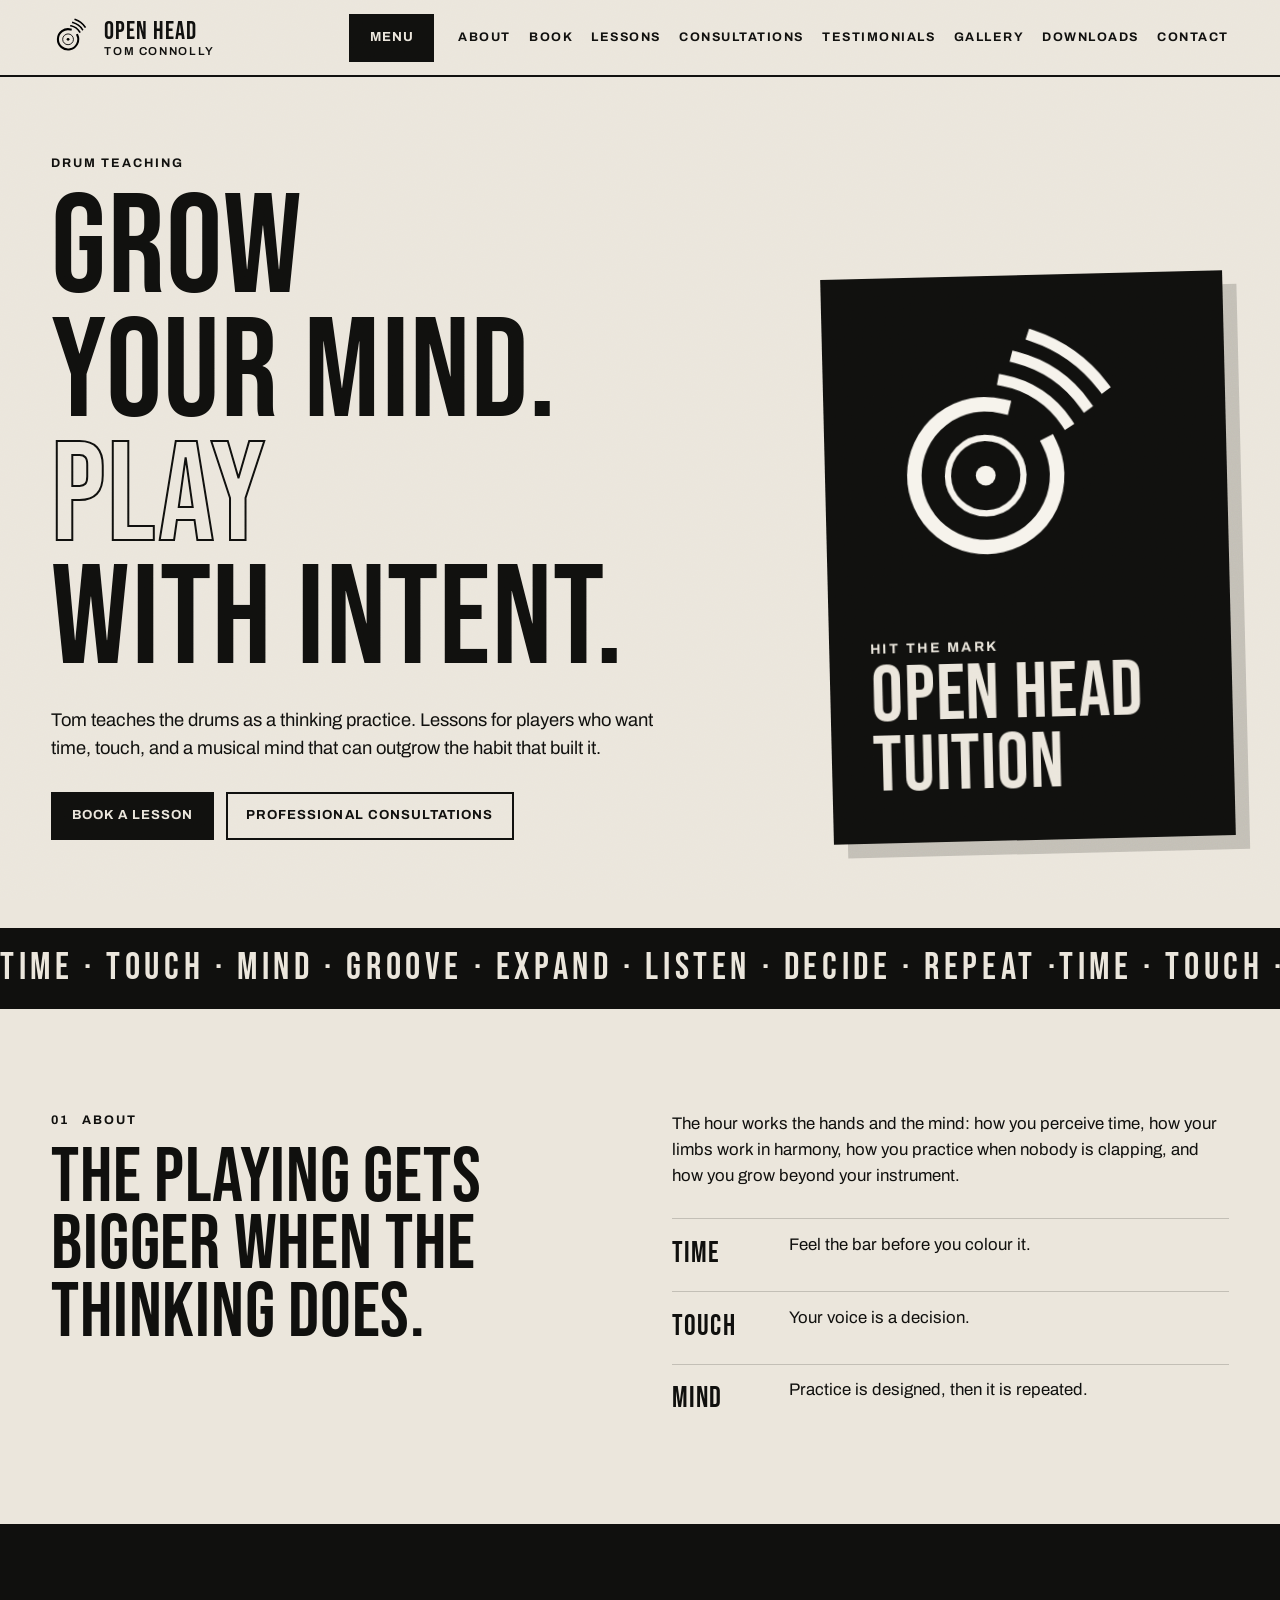
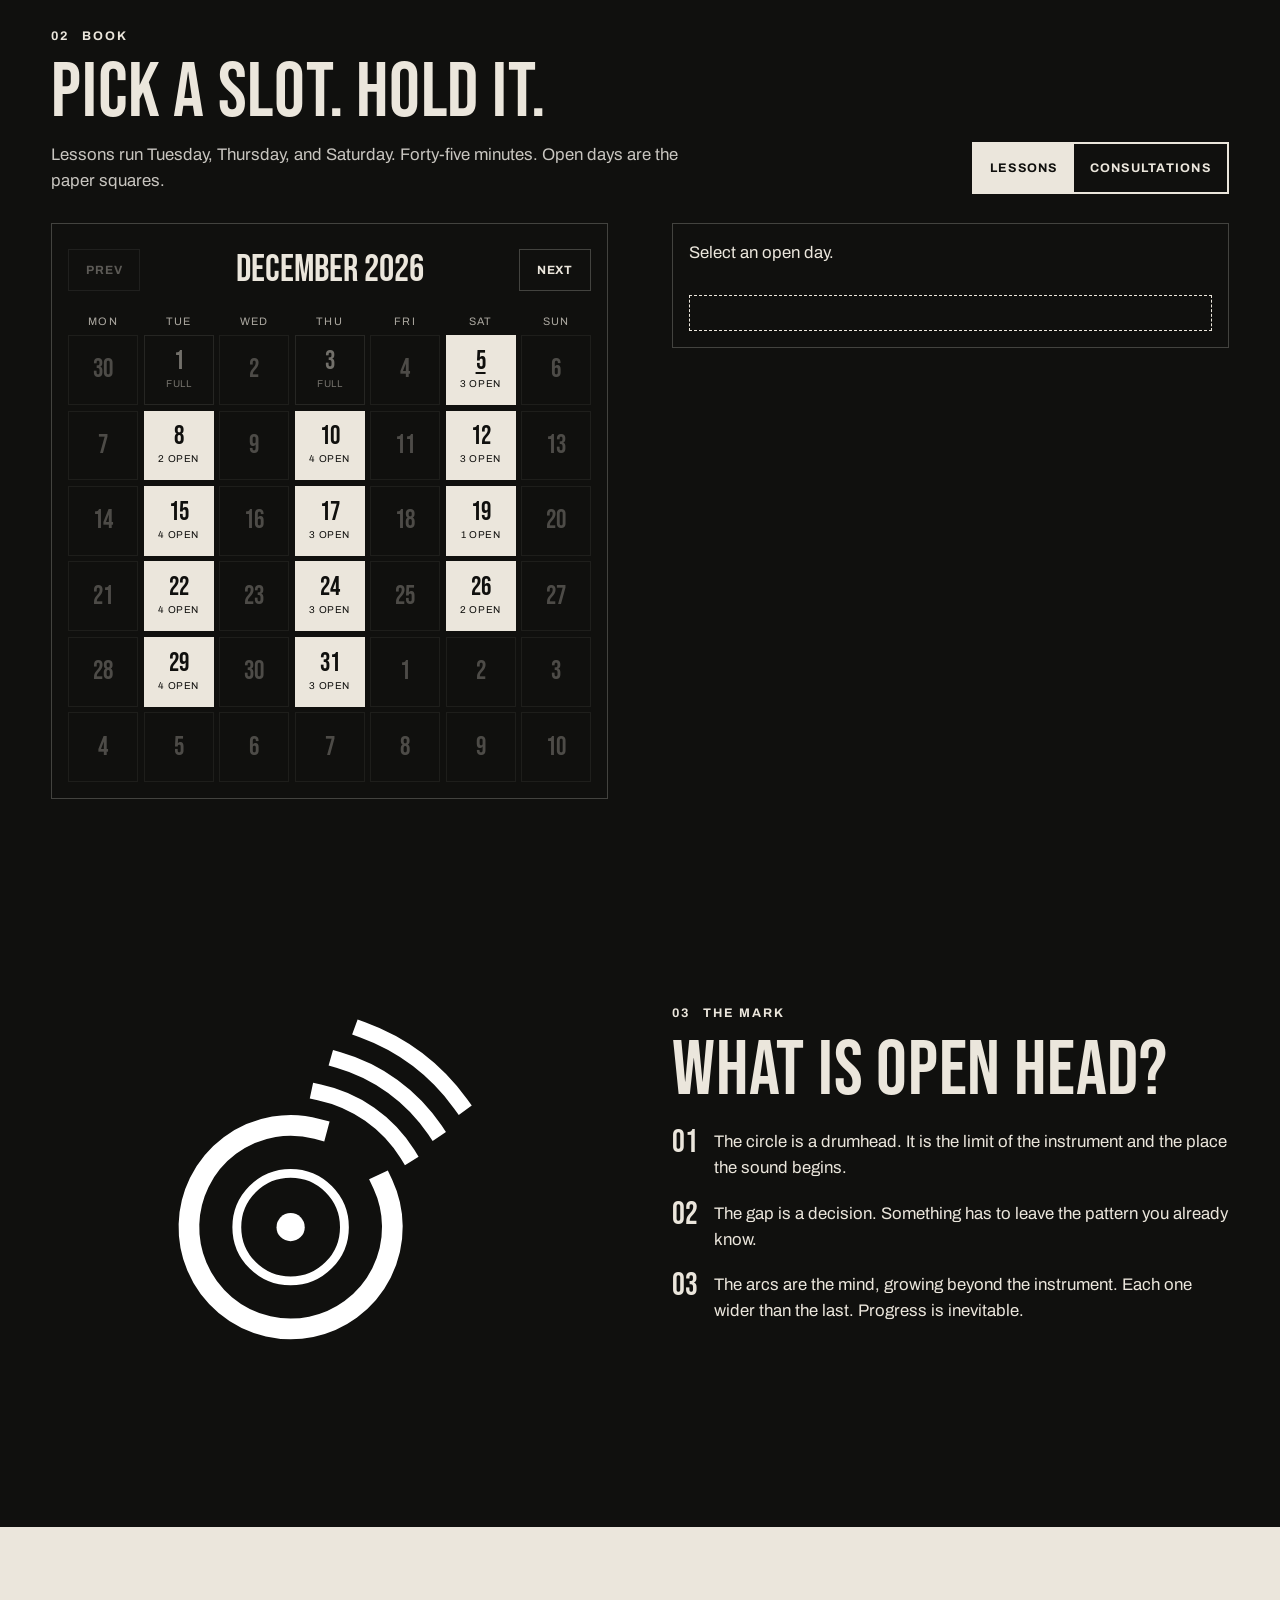
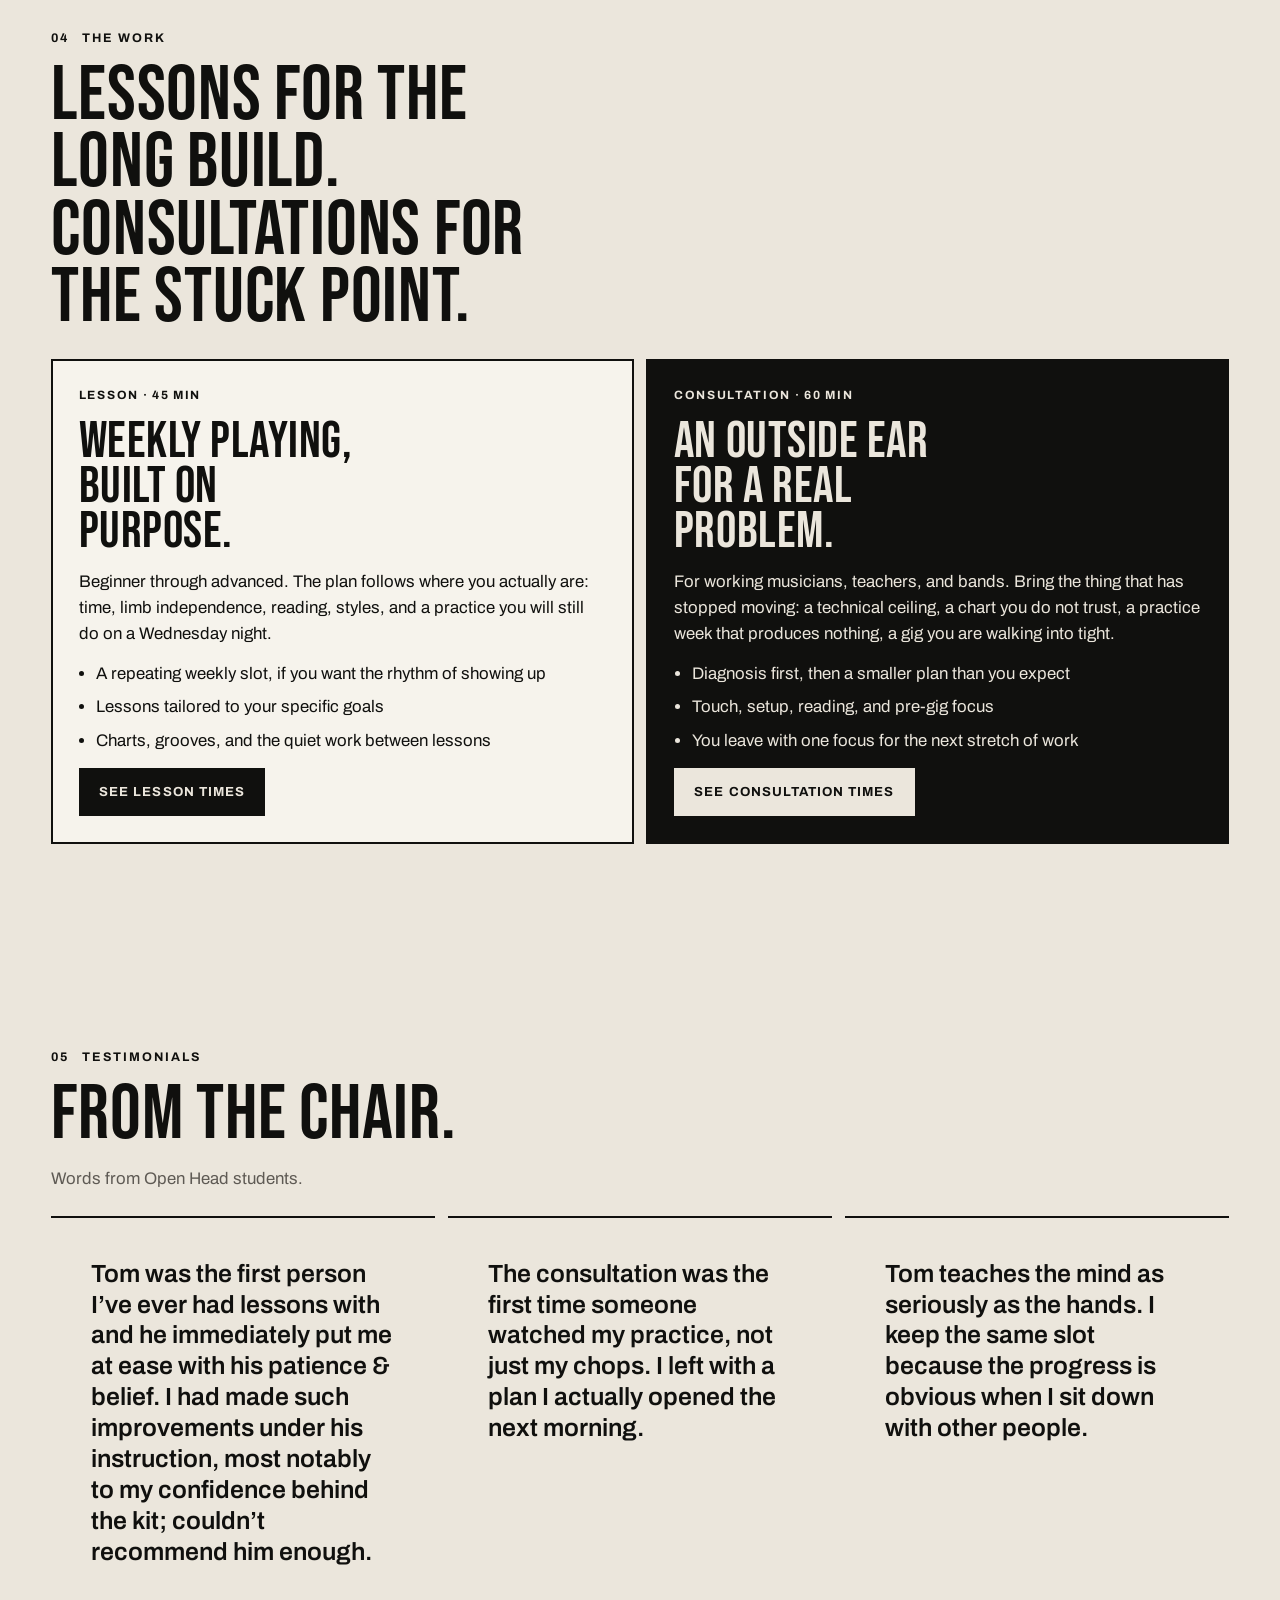
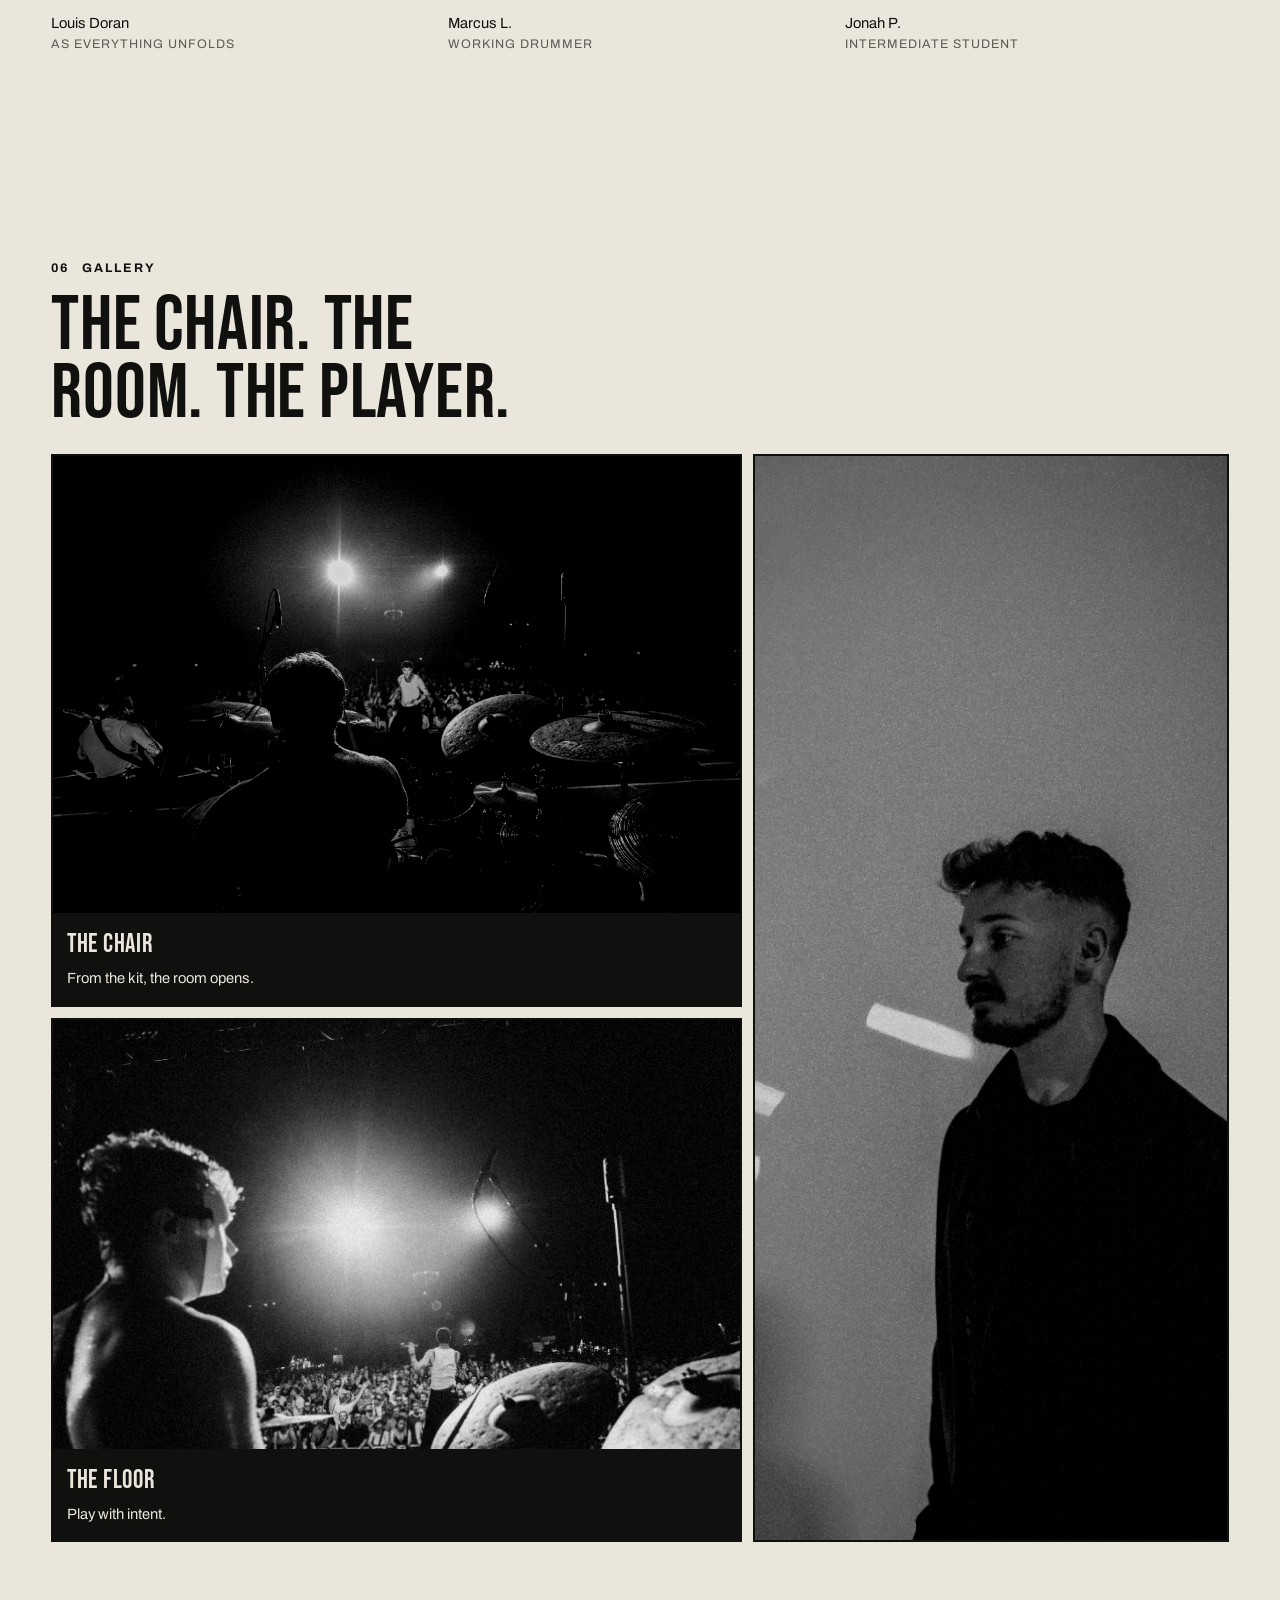
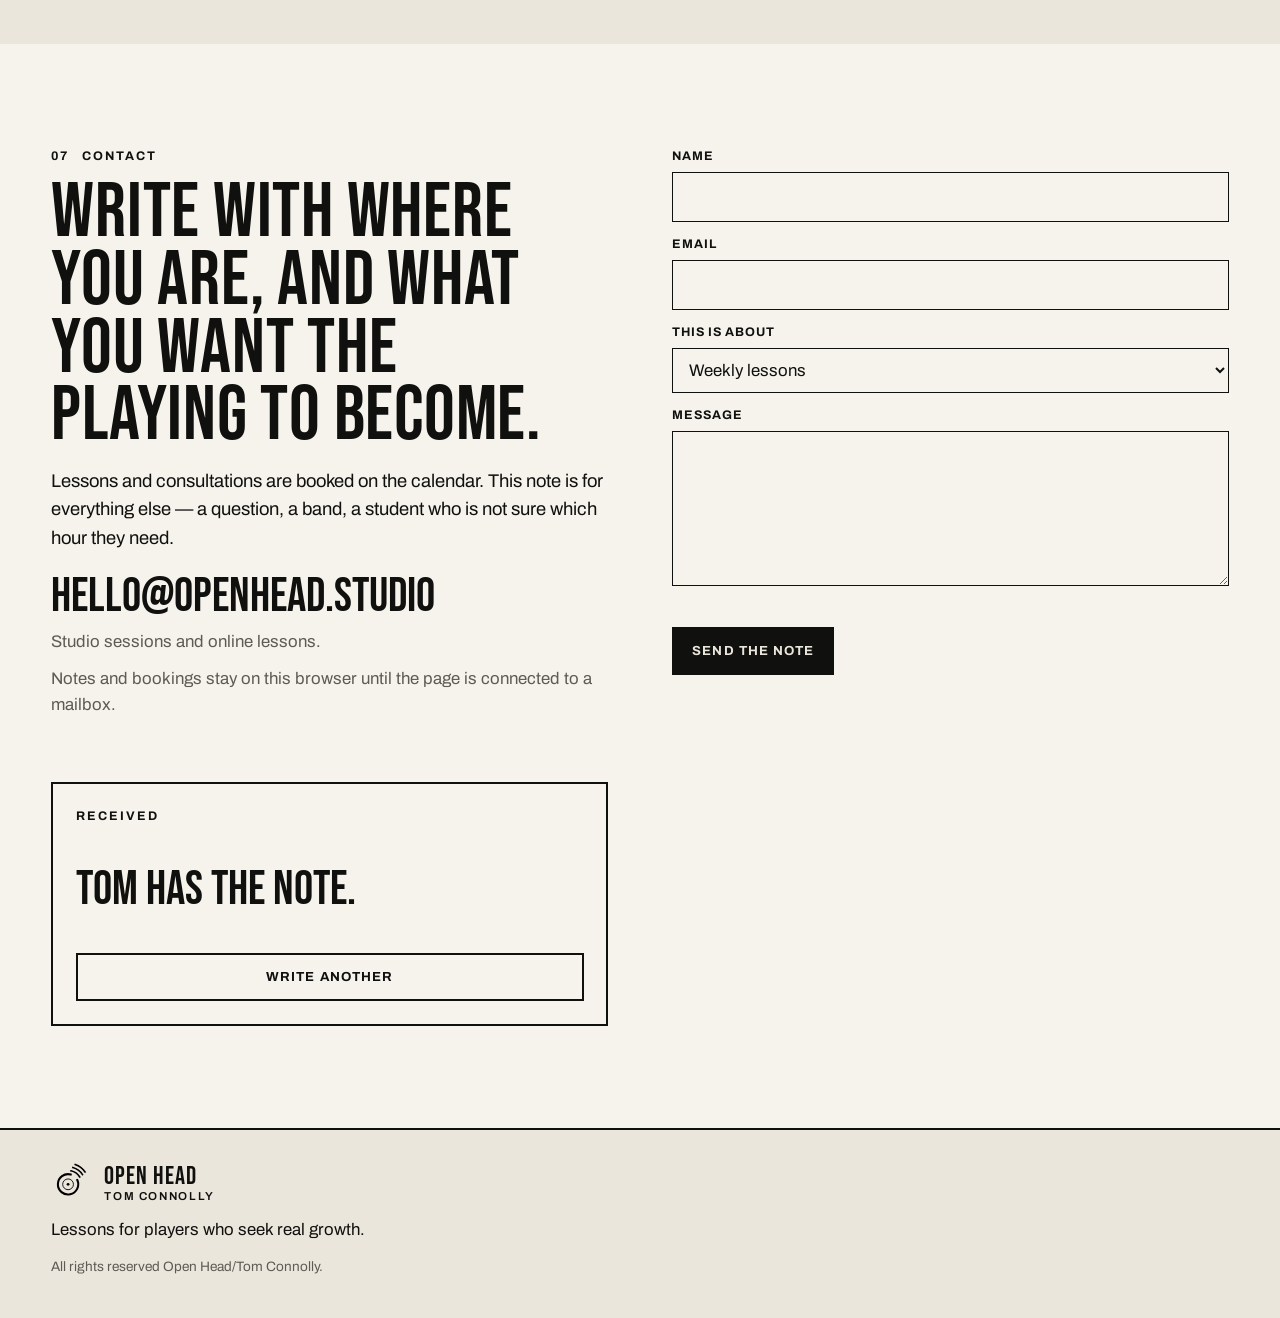
<file: index.html>
<!DOCTYPE html>
<html lang="en">
<head>
  <meta charset="utf-8">
  <meta name="viewport" content="width=device-width, initial-scale=1">
  <title>Open Head · Tom Connolly Drum Teaching</title>
  <meta name="description" content="Tom Connolly teaches drums as a thinking practice. Book a lesson or a professional consultation with Open Head.">
  <meta name="theme-color" content="#10100e">
  <link rel="icon" href="assets/favicon.svg" type="image/svg+xml">
  <link rel="preconnect" href="https://fonts.googleapis.com">
  <link rel="preconnect" href="https://fonts.gstatic.com" crossorigin>
  <link href="https://fonts.googleapis.com/css2?family=Archivo:ital,wght@0,400;0,500;0,600;0,700;0,800;1,500&family=Bebas+Neue&display=swap" rel="stylesheet">
  <link rel="stylesheet" href="css/styles.css">
  <script type="application/ld+json">
  {
    "@context": "https://schema.org",
    "@type": "Person",
    "name": "Tom Connolly",
    "jobTitle": "Drum teacher",
    "brand": "Open Head",
    "email": "hello@openhead.studio",
    "description": "Drum lessons and professional consultations. Time, touch, and the mind behind the kit."
  }
  </script>
</head>
<body>
  <div class="grain" aria-hidden="true"></div>
  <a class="skip" href="#content">Skip to content</a>

  <header class="nav">
    <a class="brand" href="#top">
      <img class="brand-mark" src="assets/logo.svg" alt="">
      <span class="brand-type">
        <strong>Open Head</strong>
        <em>Tom Connolly</em>
      </span>
    </a>
    <button class="nav-toggle" type="button" aria-expanded="false" aria-controls="nav-panel">Menu</button>
    <nav id="nav-panel" class="nav-panel" aria-label="Primary">
      <a href="#about">About</a>
      <a href="#book">Book</a>
      <a href="#work">Lessons</a>
      <a href="#consult">Consultations</a>
      <a href="#testimonials">Testimonials</a>
      <a href="#gallery">Gallery</a>
      <a href="downloads.html">Downloads</a>
      <a href="#contact">Contact</a>
    </nav>
  </header>

  <main id="content">
    <section class="hero" id="top">
      <div class="hero-copy">
        <p class="kicker">Drum teaching</p>
        <h1>
          <span>Grow</span>
          <span>your mind.</span>
          <span class="ghost">Play</span>
          <span>with intent.</span>
        </h1>
        <p class="lede">Tom teaches the drums as a thinking practice. Lessons for players who want time, touch, and a musical mind that can outgrow the habit that built it.</p>
        <div class="hero-actions">
          <a class="btn" href="#book" data-offer="lesson">Book a lesson</a>
          <a class="btn btn-ghost" href="#consult">Professional consultations</a>
        </div>
      </div>
      <aside class="poster" aria-label="Open Head mark">
        <svg class="poster-mark" viewBox="0 0 64 64" fill="none" aria-hidden="true">
          <path class="head" d="M30.01 19.03 A15.5 15.5 0 1 0 40.05 27.45" stroke="currentColor" stroke-width="3.15" stroke-linecap="square"/>
          <circle class="hub" cx="26" cy="34" r="8.2" stroke="currentColor" stroke-width="1.35"/>
          <circle class="dot" cx="26" cy="34" r="2.15" fill="currentColor"/>
          <g class="arcs">
            <path class="arc arc-1" d="M30.37 13.46 A21 21 0 0 1 43.81 22.87" stroke="currentColor" stroke-width="2.45" stroke-linecap="square"/>
            <path class="arc arc-2" d="M33.30 8.53 A26.5 26.5 0 0 1 47.97 19.18" stroke="currentColor" stroke-width="2.45" stroke-linecap="square"/>
            <path class="arc arc-3" d="M36.94 3.93 A32 32 0 0 1 51.89 15.19" stroke="currentColor" stroke-width="2.45" stroke-linecap="square"/>
          </g>
        </svg>
        <p class="poster-kicker">Hit the mark</p>
        <p class="poster-name">Open Head Tuition</p>
      </aside>
    </section>

    <div class="marquee" aria-hidden="true">
      <div class="marquee-track">
        <p>Time · Touch · Mind · Groove · Expand · Listen · Decide · Repeat ·</p>
        <p>Time · Touch · Mind · Groove · Expand · Listen · Decide · Repeat ·</p>
      </div>
    </div>

    <section class="section" id="about">
      <div class="wrap about-grid">
        <div>
          <p class="kicker"><span>01</span> About</p>
          <h2>The playing gets bigger when the thinking does.</h2>
        </div>
        <div class="prose">
          <p>The hour works the hands and the mind: how you perceive time, how your limbs work in harmony, how you practice when nobody is clapping, and how you grow beyond your instrument.</p>
          <ul class="pillars">
            <li><strong>Time</strong><span>Feel the bar before you colour it.</span></li>
            <li><strong>Touch</strong><span>Your voice is a decision.</span></li>
            <li><strong>Mind</strong><span>Practice is designed, then it is repeated.</span></li>
          </ul>
        </div>
      </div>
    </section>

    <section class="section dark book" id="book" data-mode="lesson">
      <div class="wrap">
        <div class="book-head">
          <div>
            <p class="kicker"><span>02</span> Book</p>
            <h2>Pick a slot. Hold it.</h2>
            <p class="book-note" data-for="lesson">Lessons run Tuesday, Thursday, and Saturday. Forty-five minutes. Open days are the paper squares.</p>
            <p class="book-note" data-for="consult">Consultations run Wednesday and Friday. Sixty minutes. Open days are the paper squares.</p>
          </div>
          <div class="toggle" role="group" aria-label="What you are booking">
            <button type="button" data-offer="lesson" aria-pressed="true">Lessons</button>
            <button type="button" data-offer="consult" aria-pressed="false">Consultations</button>
          </div>
        </div>

        <noscript>
          <p>The calendar needs JavaScript. Email <a href="mailto:hello@openhead.studio">hello@openhead.studio</a> with a few times that work.</p>
        </noscript>

        <div class="book-layout">
          <div class="calendar">
            <div class="cal-head">
              <button type="button" id="prev-month" aria-label="Previous month">Prev</button>
              <h3 id="month-label"></h3>
              <button type="button" id="next-month" aria-label="Next month">Next</button>
            </div>
            <div class="weekdays" aria-hidden="true">
              <span>Mon</span><span>Tue</span><span>Wed</span><span>Thu</span><span>Fri</span><span>Sat</span><span>Sun</span>
            </div>
            <div id="cal" class="cal-grid" role="grid" aria-labelledby="month-label"></div>
          </div>

          <div class="slot-panel" id="slot-panel">
            <p id="slot-prompt" class="slot-prompt">Select an open day.</p>
            <div id="slots" class="slots" role="list"></div>

            <form id="book-form" hidden>
              <p class="session" id="session-label"></p>
              <div class="field">
                <label for="book-name">Name</label>
                <input id="book-name" name="name" autocomplete="name" required maxlength="80">
              </div>
              <div class="field">
                <label for="book-email">Email</label>
                <input id="book-email" name="email" type="email" autocomplete="email" required maxlength="120">
              </div>
              <div class="field">
                <label for="book-level">Where you're at</label>
                <select id="book-level" name="level">
                  <option>Just starting</option>
                  <option>Playing already</option>
                  <option selected>Working on a band</option>
                  <option>Teaching or touring</option>
                </select>
              </div>
              <div class="field">
                <label for="book-note">Anything Tom should hear first <span>(optional)</span></label>
                <textarea id="book-note" name="note" rows="3" maxlength="500"></textarea>
              </div>
              <p id="book-error" class="form-error" role="alert"></p>
              <button class="btn btn-light" type="submit">Hold this slot</button>
            </form>

            <div id="ticket" class="ticket" hidden></div>
          </div>
        </div>

        <div id="holds" class="holds" hidden>
          <h3>Holds on this device</h3>
          <ul id="holds-list"></ul>
        </div>
      </div>
    </section>

    <section class="section dark mark" id="mark">
      <div class="wrap mark-grid">
        <img src="assets/logo.svg" alt="Open Head mark: an open drumhead with three expanding arcs">
        <div>
          <p class="kicker"><span>03</span> The mark</p>
          <h2>What is Open Head?</h2>
          <ol class="rules">
            <li><span>01</span><p>The circle is a drumhead. It is the limit of the instrument and the place the sound begins.</p></li>
            <li><span>02</span><p>The gap is a decision. Something has to leave the pattern you already know.</p></li>
            <li><span>03</span><p>The arcs are the mind, growing beyond the instrument. Each one wider than the last. Progress is inevitable.</p></li>
          </ol>
        </div>
      </div>
    </section>

    <section class="section" id="work">
      <div class="wrap">
        <p class="kicker"><span>04</span> The work</p>
        <h2 class="section-title">Lessons for the long build. Consultations for the stuck point.</h2>
        <div class="offers">
          <article class="offer">
            <p class="offer-index">Lesson · 45 min</p>
            <h3>Weekly playing, built on purpose.</h3>
            <p>Beginner through advanced. The plan follows where you actually are: time, limb independence, reading, styles, and a practice you will still do on a Wednesday night.</p>
            <ul>
              <li>A repeating weekly slot, if you want the rhythm of showing up</li>
              <li>Lessons tailored to your specific goals</li>
              <li>Charts, grooves, and the quiet work between lessons</li>
            </ul>
            <a class="btn" href="#book" data-offer="lesson">See lesson times</a>
          </article>
          <article class="offer offer-ink" id="consult">
            <p class="offer-index">Consultation · 60 min</p>
            <h3>An outside ear for a real problem.</h3>
            <p>For working musicians, teachers, and bands. Bring the thing that has stopped moving: a technical ceiling, a chart you do not trust, a practice week that produces nothing, a gig you are walking into tight.</p>
            <ul>
              <li>Diagnosis first, then a smaller plan than you expect</li>
              <li>Touch, setup, reading, and pre-gig focus</li>
              <li>You leave with one focus for the next stretch of work</li>
            </ul>
            <a class="btn btn-light" href="#book" data-offer="consult">See consultation times</a>
          </article>
        </div>
      </div>
    </section>

    <section class="section" id="testimonials">
      <div class="wrap">
        <p class="kicker"><span>05</span> Testimonials</p>
        <h2 class="section-title">From the chair.</h2>
        <p class="starter-note">Words from Open Head students.</p>
        <div class="quotes">
          <figure>
            <blockquote>Tom was the first person I’ve ever had lessons with and he immediately put me at ease with his patience &amp; belief. I had made such improvements under his instruction, most notably to my confidence behind the kit; couldn’t recommend him enough.</blockquote>
            <figcaption>Louis Doran <span>As Everything Unfolds</span></figcaption>
          </figure>
          <figure>
            <blockquote>The consultation was the first time someone watched my practice, not just my chops. I left with a plan I actually opened the next morning.</blockquote>
            <figcaption>Marcus L. <span>Working drummer</span></figcaption>
          </figure>
          <figure>
            <blockquote>Tom teaches the mind as seriously as the hands. I keep the same slot because the progress is obvious when I sit down with other people.</blockquote>
            <figcaption>Jonah P. <span>Intermediate student</span></figcaption>
          </figure>
        </div>
      </div>
    </section>

    <section class="section gallery-section" id="gallery">
      <div class="wrap">
        <p class="kicker"><span>06</span> Gallery</p>
        <h2 class="section-title">The chair. The room. The player.</h2>
        <div class="gallery-grid">
          <button class="shot" type="button" data-src="assets/gallery/stage-kit.jpg" data-caption="The chair. From the kit, the room opens.">
            <img src="assets/gallery/stage-kit.jpg" alt="View from behind the drum kit toward the band and crowd" width="1024" height="682">
            <span class="shot-meta"><strong>The chair</strong> From the kit, the room opens.</span>
          </button>
          <button class="shot" type="button" data-src="assets/gallery/portrait.jpg" data-caption="Tom. The mind behind the hands.">
            <img src="assets/gallery/portrait.jpg" alt="Portrait of Tom Connolly in profile" width="682" height="1024">
            <span class="shot-meta"><strong>Tom</strong> The mind behind the hands.</span>
          </button>
          <button class="shot" type="button" data-src="assets/gallery/stage-side.jpg" data-caption="The floor. Play with intent.">
            <img src="assets/gallery/stage-side.jpg" alt="Tom Connolly at the kit, in profile, with a crowd beyond the cymbals" width="682" height="1024">
            <span class="shot-meta"><strong>The floor</strong> Play with intent.</span>
          </button>
        </div>
      </div>
    </section>

    <section class="section contact" id="contact">
      <div class="wrap contact-grid">
        <div>
          <p class="kicker"><span>07</span> Contact</p>
          <h2>Write with where you are, and what you want the playing to become.</h2>
          <p class="lede tight">Lessons and consultations are booked on the calendar. This note is for everything else — a question, a band, a student who is not sure which hour they need.</p>
          <p class="email-line"><a href="mailto:hello@openhead.studio">hello@openhead.studio</a></p>
          <p class="where">Studio sessions and online lessons.</p>
          <p class="where">Notes and bookings stay on this browser until the page is connected to a mailbox.</p>
        </div>
        <form id="contact-form" action="mailto:hello@openhead.studio" method="post" enctype="text/plain">
          <div class="field">
            <label for="contact-name">Name</label>
            <input id="contact-name" name="name" autocomplete="name" required maxlength="80">
          </div>
          <div class="field">
            <label for="contact-email">Email</label>
            <input id="contact-email" name="email" type="email" autocomplete="email" required maxlength="120">
          </div>
          <div class="field">
            <label for="contact-about">This is about</label>
            <select id="contact-about" name="about">
              <option>Weekly lessons</option>
              <option>A professional consultation</option>
              <option>A download</option>
              <option>Something else</option>
            </select>
          </div>
          <div class="field">
            <label for="contact-message">Message</label>
            <textarea id="contact-message" name="message" rows="5" required maxlength="1200"></textarea>
          </div>
          <p id="contact-error" class="form-error" role="alert"></p>
          <button class="btn" type="submit">Send the note</button>
        </form>
        <div id="contact-success" class="success" hidden>
          <p class="kicker">Received</p>
          <h3>Tom has the note.</h3>
          <p id="contact-success-copy"></p>
          <button class="btn btn-ghost" type="button" id="contact-reset">Write another</button>
        </div>
      </div>
    </section>
  </main>

  <footer class="footer">
    <div class="wrap footer-grid">
      <a class="brand" href="#top">
        <img class="brand-mark" src="assets/logo.svg" alt="">
        <span class="brand-type">
          <strong>Open Head</strong>
          <em>Tom Connolly</em>
        </span>
      </a>
      <p>Lessons for players who seek real growth.</p>
      <p class="fine">All rights reserved Open Head/Tom Connolly.</p>
    </div>
  </footer>

  <dialog id="lightbox">
    <button class="lightbox-close" type="button" id="lightbox-close">Close</button>
    <img id="lightbox-img" alt="">
    <p id="lightbox-caption"></p>
  </dialog>

  <script src="js/site.js"></script>
</body>
</html>
</file>
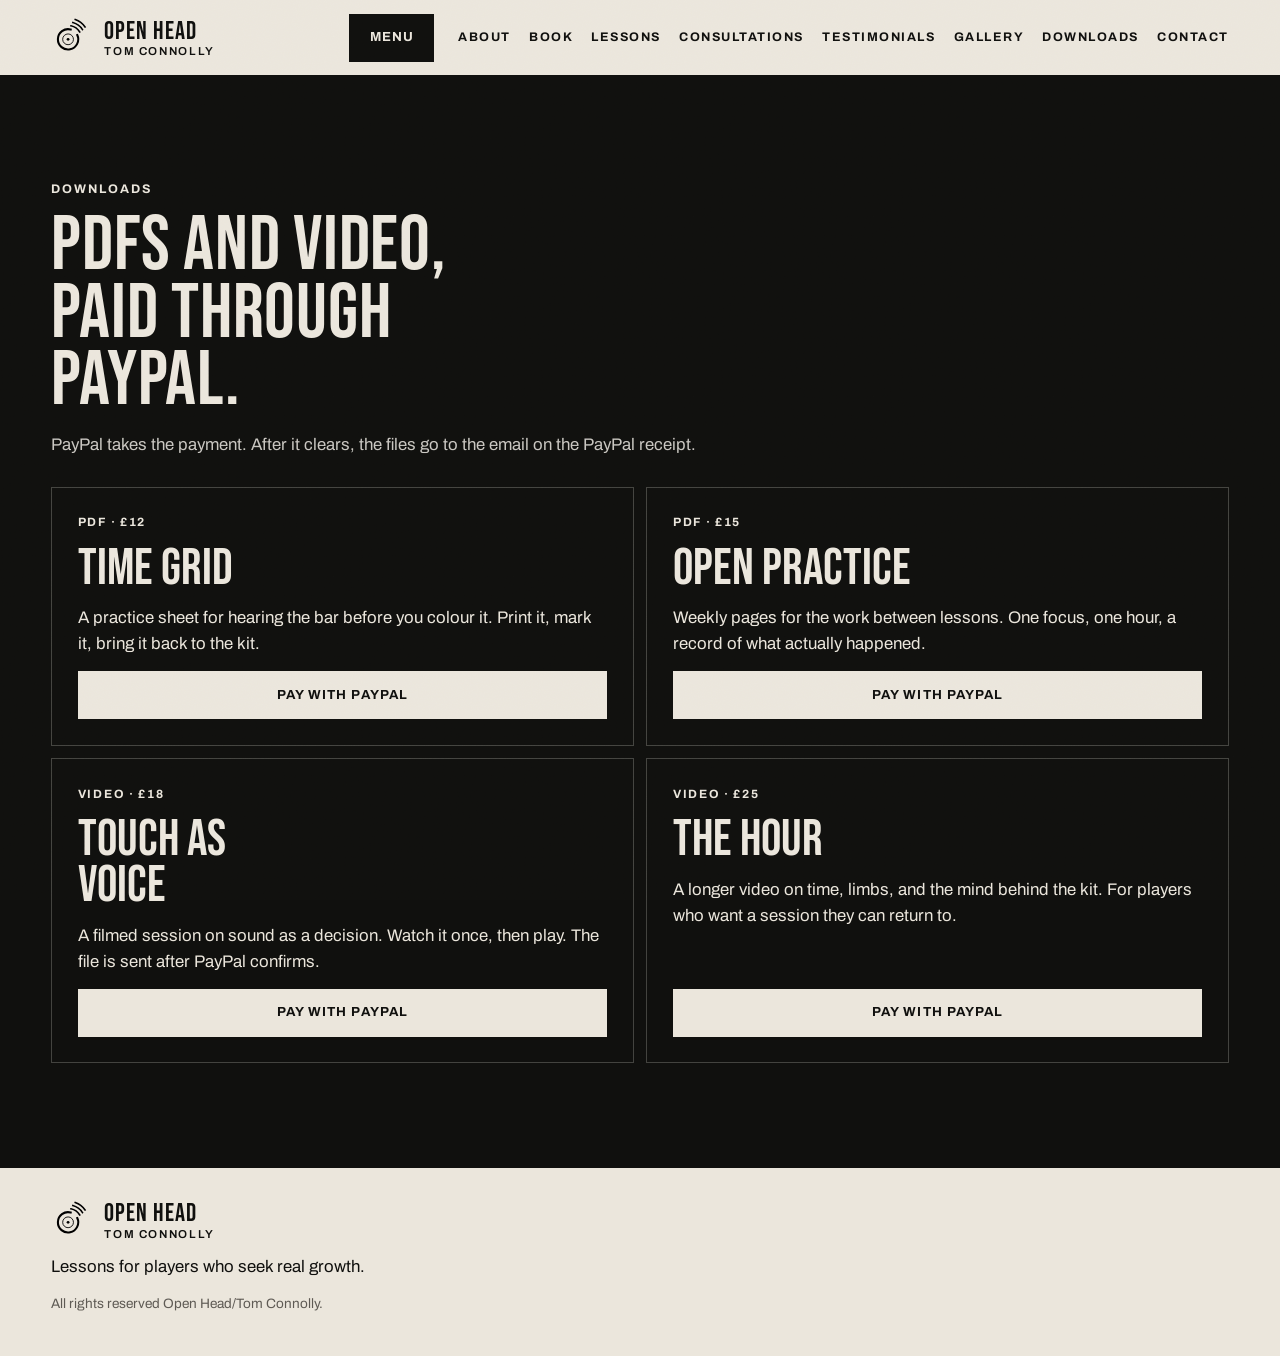
<file: downloads.html>
<!DOCTYPE html>
<html lang="en">
<head>
  <meta charset="utf-8">
  <meta name="viewport" content="width=device-width, initial-scale=1">
  <title>Downloads · Open Head · Tom Connolly Drum Teaching</title>
  <meta name="description" content="PDFs and video from Open Head Tuition. Pay with PayPal, and the files go to the email on the receipt.">
  <meta name="theme-color" content="#10100e">
  <link rel="icon" href="assets/favicon.svg" type="image/svg+xml">
  <link rel="preconnect" href="https://fonts.googleapis.com">
  <link rel="preconnect" href="https://fonts.gstatic.com" crossorigin>
  <link href="https://fonts.googleapis.com/css2?family=Archivo:ital,wght@0,400;0,500;0,600;0,700;0,800;1,500&family=Bebas+Neue&display=swap" rel="stylesheet">
  <link rel="stylesheet" href="css/styles.css">
</head>
<body>
  <div class="grain" aria-hidden="true"></div>
  <a class="skip" href="#content">Skip to content</a>

  <header class="nav">
    <a class="brand" href="index.html">
      <img class="brand-mark" src="assets/logo.svg" alt="">
      <span class="brand-type">
        <strong>Open Head</strong>
        <em>Tom Connolly</em>
      </span>
    </a>
    <button class="nav-toggle" type="button" aria-expanded="false" aria-controls="nav-panel">Menu</button>
    <nav id="nav-panel" class="nav-panel" aria-label="Primary">
      <a href="index.html#about">About</a>
      <a href="index.html#book">Book</a>
      <a href="index.html#work">Lessons</a>
      <a href="index.html#consult">Consultations</a>
      <a href="index.html#testimonials">Testimonials</a>
      <a href="index.html#gallery">Gallery</a>
      <a href="downloads.html" aria-current="page">Downloads</a>
      <a href="index.html#contact">Contact</a>
    </nav>
  </header>

  <main id="content">
    <section class="section dark downloads" id="downloads">
      <div class="wrap">
        <p class="kicker">Downloads</p>
        <h2 class="section-title">PDFs and video, paid through PayPal.</h2>
        <p class="downloads-lede">PayPal takes the payment. After it clears, the files go to the email on the PayPal receipt.</p>
        <div class="shop-grid">
          <article class="shop-card">
            <p class="offer-index">PDF · £12</p>
            <h3>Time grid</h3>
            <p>A practice sheet for hearing the bar before you colour it. Print it, mark it, bring it back to the kit.</p>
            <form class="paypal-buy" action="https://www.paypal.com/cgi-bin/webscr" method="post" target="_blank">
              <input type="hidden" name="cmd" value="_xclick">
              <input type="hidden" name="business" value="hello@openhead.studio">
              <input type="hidden" name="item_name" value="Open Head Tuition · Time grid (PDF)">
              <input type="hidden" name="item_number" value="OH-PDF-TIME">
              <input type="hidden" name="amount" value="12.00">
              <input type="hidden" name="currency_code" value="GBP">
              <input type="hidden" name="no_shipping" value="1">
              <input type="hidden" name="rm" value="1">
              <button class="btn btn-light" type="submit">Pay with PayPal</button>
            </form>
          </article>
          <article class="shop-card">
            <p class="offer-index">PDF · £15</p>
            <h3>Open practice</h3>
            <p>Weekly pages for the work between lessons. One focus, one hour, a record of what actually happened.</p>
            <form class="paypal-buy" action="https://www.paypal.com/cgi-bin/webscr" method="post" target="_blank">
              <input type="hidden" name="cmd" value="_xclick">
              <input type="hidden" name="business" value="hello@openhead.studio">
              <input type="hidden" name="item_name" value="Open Head Tuition · Open practice (PDF)">
              <input type="hidden" name="item_number" value="OH-PDF-PRACTICE">
              <input type="hidden" name="amount" value="15.00">
              <input type="hidden" name="currency_code" value="GBP">
              <input type="hidden" name="no_shipping" value="1">
              <input type="hidden" name="rm" value="1">
              <button class="btn btn-light" type="submit">Pay with PayPal</button>
            </form>
          </article>
          <article class="shop-card">
            <p class="offer-index">Video · £18</p>
            <h3>Touch as voice</h3>
            <p>A filmed session on sound as a decision. Watch it once, then play. The file is sent after PayPal confirms.</p>
            <form class="paypal-buy" action="https://www.paypal.com/cgi-bin/webscr" method="post" target="_blank">
              <input type="hidden" name="cmd" value="_xclick">
              <input type="hidden" name="business" value="hello@openhead.studio">
              <input type="hidden" name="item_name" value="Open Head Tuition · Touch as voice (Video)">
              <input type="hidden" name="item_number" value="OH-VID-TOUCH">
              <input type="hidden" name="amount" value="18.00">
              <input type="hidden" name="currency_code" value="GBP">
              <input type="hidden" name="no_shipping" value="1">
              <input type="hidden" name="rm" value="1">
              <button class="btn btn-light" type="submit">Pay with PayPal</button>
            </form>
          </article>
          <article class="shop-card">
            <p class="offer-index">Video · £25</p>
            <h3>The hour</h3>
            <p>A longer video on time, limbs, and the mind behind the kit. For players who want a session they can return to.</p>
            <form class="paypal-buy" action="https://www.paypal.com/cgi-bin/webscr" method="post" target="_blank">
              <input type="hidden" name="cmd" value="_xclick">
              <input type="hidden" name="business" value="hello@openhead.studio">
              <input type="hidden" name="item_name" value="Open Head Tuition · The hour (Video)">
              <input type="hidden" name="item_number" value="OH-VID-HOUR">
              <input type="hidden" name="amount" value="25.00">
              <input type="hidden" name="currency_code" value="GBP">
              <input type="hidden" name="no_shipping" value="1">
              <input type="hidden" name="rm" value="1">
              <button class="btn btn-light" type="submit">Pay with PayPal</button>
            </form>
          </article>
        </div>
      </div>
    </section>
  </main>

  <footer class="footer">
    <div class="wrap footer-grid">
      <a class="brand" href="index.html">
        <img class="brand-mark" src="assets/logo.svg" alt="">
        <span class="brand-type">
          <strong>Open Head</strong>
          <em>Tom Connolly</em>
        </span>
      </a>
      <p>Lessons for players who seek real growth.</p>
      <p class="fine">All rights reserved Open Head/Tom Connolly.</p>
    </div>
  </footer>

  <script src="js/site.js"></script>
</body>
</html>
</file>
<file: css/styles.css>
:root {
  --ink: #10100e;
  --paper: #ebe6dc;
  --paper-2: #f6f3ec;
  --ash: #5e5a54;
  --line: rgba(16, 16, 14, 0.18);
  --line-light: rgba(246, 243, 236, 0.22);
  --display: "Bebas Neue", "Arial Narrow", Impact, sans-serif;
  --text: Archivo, "Avenir Next", "Segoe UI", sans-serif;
  --shadow: 8px 8px 0 var(--ink);
  --pad: clamp(1.25rem, 4vw, 3.5rem);
}

* { box-sizing: border-box; }
html { scroll-behavior: smooth; }
body {
  margin: 0;
  background: var(--paper);
  color: var(--ink);
  font-family: var(--text);
  font-size: 1.05rem;
  line-height: 1.55;
  overflow-x: clip;
}
img { max-width: 100%; display: block; }
button, input, select, textarea { font: inherit; color: inherit; }
button { cursor: pointer; }
a { color: inherit; }
h1, h2, h3, p { margin: 0; }
::selection { background: var(--ink); color: var(--paper); }

.grain {
  position: fixed;
  inset: 0;
  pointer-events: none;
  z-index: 80;
  opacity: 0.28;
  mix-blend-mode: multiply;
  background-image: url("data:image/svg+xml;utf8,<svg xmlns='http://www.w3.org/2000/svg' width='180' height='180'><filter id='n'><feTurbulence type='fractalNoise' baseFrequency='0.85' numOctaves='2' stitchTiles='stitch'/></filter><rect width='100%' height='100%' filter='url(%23n)' opacity='0.55'/></svg>");
}
.dark .grain, .grain { mix-blend-mode: overlay; opacity: 0.22; }

.skip {
  position: absolute;
  left: 1rem;
  top: -4rem;
  background: var(--ink);
  color: var(--paper);
  padding: 0.6rem 0.9rem;
  z-index: 100;
}
.skip:focus { top: 1rem; }

:focus-visible {
  outline: 3px solid currentColor;
  outline-offset: 3px;
}

.wrap { width: min(1180px, calc(100% - var(--pad) * 2)); margin: 0 auto; }
.kicker {
  font-size: 0.78rem;
  font-weight: 700;
  letter-spacing: 0.16em;
  text-transform: uppercase;
  margin-bottom: 0.9rem;
}
.kicker span { margin-right: 0.55rem; }
h1, h2, .poster-name, .offer h3, .ticket strong, .month-label {
  font-family: var(--display);
  font-weight: 400;
  letter-spacing: 0.01em;
  line-height: 0.88;
}
h2, .section-title { font-size: clamp(3rem, 6vw, 5.4rem); max-width: 16ch; }

.nav {
  position: sticky;
  top: 0;
  z-index: 40;
  display: flex;
  align-items: center;
  gap: 1.5rem;
  padding: 0.85rem var(--pad);
  background: rgba(235, 230, 220, 0.94);
  border-bottom: 2px solid var(--ink);
}
.brand { display: flex; align-items: center; gap: 0.7rem; text-decoration: none; margin-right: auto; }
.brand-mark { width: 42px; height: 42px; }
.brand-type { display: flex; flex-direction: column; line-height: 1.05; }
.brand-type strong {
  font-family: var(--display);
  font-size: 1.55rem;
  font-weight: 400;
  letter-spacing: 0.04em;
}
.brand-type em { font-style: normal; font-size: 0.72rem; letter-spacing: 0.14em; text-transform: uppercase; font-weight: 600; }
.nav-panel { display: flex; gap: 1.15rem; align-items: center; }
.nav-panel a {
  text-decoration: none;
  font-size: 0.78rem;
  font-weight: 700;
  letter-spacing: 0.12em;
  text-transform: uppercase;
}
.nav-panel a[aria-current="true"] { box-shadow: inset 0 -2px 0 var(--ink); }
.nav-toggle {
  display: none;
  background: transparent;
  border: 2px solid var(--ink);
  padding: 0.4rem 0.7rem;
  letter-spacing: 0.12em;
  text-transform: uppercase;
  font-weight: 700;
  font-size: 0.75rem;
}

.hero {
  display: grid;
  grid-template-columns: 1.35fr 0.75fr;
  gap: clamp(1.5rem, 4vw, 4rem);
  align-items: end;
  width: min(1180px, calc(100% - var(--pad) * 2));
  margin: 0 auto;
  padding: clamp(2.5rem, 6vw, 5rem) 0 clamp(3rem, 7vw, 5.5rem);
}
h1 { font-size: clamp(4.6rem, 11vw, 8.8rem); }
h1 span { display: block; }
h1 .ghost {
  color: transparent;
  -webkit-text-stroke: 2px var(--ink);
}
.lede { max-width: 38rem; margin-top: 1.4rem; font-size: 1.15rem; }
.hero-actions { display: flex; flex-wrap: wrap; gap: 0.75rem; margin-top: 1.8rem; }

.btn, .nav-toggle {
  display: inline-flex;
  align-items: center;
  justify-content: center;
  min-height: 48px;
  padding: 0 1.15rem;
  background: var(--ink);
  color: var(--paper);
  border: 2px solid var(--ink);
  text-decoration: none;
  font-weight: 700;
  letter-spacing: 0.08em;
  text-transform: uppercase;
  font-size: 0.82rem;
}
.btn:hover { background: transparent; color: var(--ink); transform: translate(-2px, -2px); box-shadow: var(--shadow); }
.btn-ghost { background: transparent; color: var(--ink); }
.btn-ghost:hover { background: var(--ink); color: var(--paper); }
.btn-light { background: var(--paper); color: var(--ink); border-color: var(--paper); }
.btn-light:hover { background: transparent; color: var(--paper); box-shadow: 8px 8px 0 var(--paper); }
.dark .btn-ghost, .offer-ink .btn-ghost { color: var(--paper); border-color: var(--paper); }

.poster {
  background: var(--ink);
  color: var(--paper);
  padding: clamp(1.6rem, 3.2vw, 2.6rem);
  transform: rotate(-1.4deg);
  box-shadow: 14px 14px 0 rgba(16, 16, 14, 0.18);
  overflow: visible;
}
.poster-mark {
  display: block;
  width: min(320px, 92%);
  margin: 0.15rem 0 1.35rem;
  overflow: visible;
  color: var(--paper-2);
  animation: mark-in 0.9s ease 0.08s both;
}
.poster-mark .head,
.poster-mark .hub,
.poster-mark .arc { stroke: var(--paper-2); }
.poster-mark .dot { fill: var(--paper-2); }
.poster-mark .arcs {
  transform-box: view-box;
  transform-origin: 26px 34px;
  animation: expand-pulse 3.8s ease-in-out 1.2s infinite;
}
.poster-kicker {
  letter-spacing: 0.18em;
  text-transform: uppercase;
  font-size: 0.86rem;
  font-weight: 700;
  animation: type-in 0.7s ease 0.45s both;
}
.poster-name {
  font-size: clamp(4.2rem, 6.2vw, 5.8rem);
  margin: 0.2rem 0 0;
  animation: type-in 0.75s ease 0.6s both;
}
@keyframes mark-in {
  from { opacity: 0; transform: scale(0.86); }
  to { opacity: 1; transform: scale(1); }
}
@keyframes expand-pulse {
  0%, 100% { transform: scale(1); }
  50% { transform: scale(1.1); }
}
@keyframes type-in {
  from { opacity: 0; transform: translateY(14px); }
  to { opacity: 1; transform: translateY(0); }
}

.marquee {
  background: var(--ink);
  color: var(--paper);
  overflow: hidden;
  border-top: 2px solid var(--ink);
  border-bottom: 2px solid var(--ink);
}
.marquee-track {
  display: flex;
  width: max-content;
  animation: ticker 32s linear infinite;
}
.marquee p {
  font-family: var(--display);
  font-size: clamp(1.8rem, 3vw, 2.4rem);
  letter-spacing: 0.12em;
  padding: 0.55rem 0;
  white-space: nowrap;
}
@keyframes ticker { to { transform: translateX(-50%); } }

.section { padding: clamp(4rem, 8vw, 7rem) 0; }
.dark { background: var(--ink); color: var(--paper); }
.about-grid, .mark-grid, .contact-grid, .book-layout {
  display: grid;
  grid-template-columns: 1fr 1fr;
  gap: clamp(2rem, 5vw, 4.5rem);
  align-items: start;
}
.prose p + p { margin-top: 1rem; }
.pillars { list-style: none; padding: 0; margin: 1.8rem 0 0; display: grid; gap: 0.9rem; }
.pillars li { display: grid; grid-template-columns: 6.5rem 1fr; gap: 0.8rem; padding-top: 0.8rem; border-top: 1px solid var(--line); }
.pillars strong { font-family: var(--display); font-size: 1.8rem; font-weight: 400; letter-spacing: 0.04em; }

.mark-grid img { width: min(100%, 420px); justify-self: center; filter: invert(1); }
.rules { list-style: none; padding: 0; margin: 1.5rem 0 0; display: grid; gap: 1.2rem; }
.rules li { display: grid; grid-template-columns: auto 1fr; gap: 1rem; align-items: start; }
.rules span { font-family: var(--display); font-size: 2rem; line-height: 0.9; }
.section-title { margin-bottom: 1.6rem; }

.offers { display: grid; grid-template-columns: 1fr 1fr; gap: 0.8rem; }
.offer { border: 2px solid var(--ink); padding: clamp(1.2rem, 2vw, 2rem); display: flex; flex-direction: column; gap: 0.9rem; background: var(--paper-2); }
.offer-ink { background: var(--ink); color: var(--paper); border-color: var(--ink); }
.offer-index { letter-spacing: 0.14em; text-transform: uppercase; font-size: 0.75rem; font-weight: 700; }
.offer h3 { font-size: clamp(2.4rem, 4vw, 3.5rem); max-width: 14ch; }
.offer ul { margin: 0; padding-left: 1.1rem; display: grid; gap: 0.45rem; }
.offer .btn { margin-top: auto; align-self: flex-start; }

.book-head { display: flex; justify-content: space-between; gap: 1.5rem; align-items: end; margin-bottom: 1.8rem; }
.book-note { max-width: 42rem; margin-top: 0.9rem; color: rgba(246, 243, 236, 0.8); }
.book[data-mode="lesson"] [data-for="consult"],
.book[data-mode="consult"] [data-for="lesson"] { display: none; }
.toggle { display: flex; border: 2px solid var(--paper); }
.toggle button {
  background: transparent;
  color: var(--paper);
  border: 0;
  min-height: 48px;
  padding: 0 1rem;
  letter-spacing: 0.1em;
  text-transform: uppercase;
  font-weight: 700;
  font-size: 0.78rem;
}
.toggle button[aria-pressed="true"] { background: var(--paper); color: var(--ink); }

.calendar, .slot-panel { border: 1px solid var(--line-light); padding: 1rem; }
.cal-head { display: flex; align-items: center; justify-content: space-between; gap: 0.5rem; margin-bottom: 0.8rem; }
.cal-head h3 { font-family: var(--display); font-size: 2.4rem; font-weight: 400; }
.cal-head button, .day {
  background: transparent;
  color: var(--paper);
  border: 1px solid var(--line-light);
}
.cal-head button {
  min-width: 4.5rem;
  min-height: 42px;
  letter-spacing: 0.08em;
  text-transform: uppercase;
  font-size: 0.75rem;
  font-weight: 700;
}
.cal-head button:disabled { opacity: 0.35; cursor: default; }
.weekdays, .cal-grid { display: grid; grid-template-columns: repeat(7, 1fr); gap: 0.35rem; }
.weekdays { margin-bottom: 0.35rem; font-size: 0.68rem; letter-spacing: 0.12em; text-transform: uppercase; opacity: 0.7; }
.weekdays span, .day { text-align: center; }
.day {
  aspect-ratio: 1;
  display: flex;
  flex-direction: column;
  align-items: center;
  justify-content: center;
  gap: 0.1rem;
  padding: 0;
}
.day .num { font-family: var(--display); font-size: clamp(1.2rem, 2vw, 1.7rem); line-height: 1; }
.day .count { font-size: 0.62rem; letter-spacing: 0.06em; text-transform: uppercase; }
.day.open { background: var(--paper); color: var(--ink); border-color: var(--paper); }
.day.selected { outline: 3px solid var(--paper); outline-offset: 2px; }
.day.full { opacity: 0.45; }
.day.shut, .day.pad { opacity: 0.28; }
.day:disabled { cursor: default; }
.day.today .num { text-decoration: underline; text-underline-offset: 3px; }

.slot-prompt { min-height: 1.5rem; }
.slots { display: grid; gap: 0.45rem; margin: 0.8rem 0 1rem; }
.slot {
  display: flex;
  justify-content: space-between;
  align-items: center;
  width: 100%;
  text-align: left;
  background: transparent;
  color: var(--paper);
  border: 1px solid var(--line-light);
  min-height: 48px;
  padding: 0.55rem 0.8rem;
}
.slot small { letter-spacing: 0.08em; text-transform: uppercase; font-size: 0.68rem; }
.slot.open { background: var(--paper); color: var(--ink); border-color: var(--paper); }
.slot.selected { box-shadow: inset 0 0 0 3px var(--ink); }
.slot:disabled { opacity: 0.4; cursor: default; }

.field { display: grid; gap: 0.35rem; margin-bottom: 0.8rem; }
.field label { font-size: 0.78rem; font-weight: 700; letter-spacing: 0.08em; text-transform: uppercase; }
.field label span { font-weight: 500; letter-spacing: 0; text-transform: none; opacity: 0.7; }
.field input, .field select, .field textarea {
  width: 100%;
  background: transparent;
  border: 1px solid currentColor;
  padding: 0.7rem 0.75rem;
  border-radius: 0;
}
.field textarea { resize: vertical; }
.field.error input, .field.error textarea, .field.error select { border-width: 2px; }
.form-error { min-height: 1.2rem; font-size: 0.9rem; margin: 0 0 0.6rem; }
.session { font-family: var(--display); font-size: 2rem; line-height: 0.95; margin-bottom: 1rem; }

.ticket {
  border: 1px dashed var(--paper);
  padding: 1.1rem 1rem 1rem;
  display: grid;
  gap: 0.35rem;
}
.ticket .ref { letter-spacing: 0.16em; font-weight: 700; margin-top: 0.4rem; }
.holds { margin-top: 1.6rem; }
.holds h3 { font-family: var(--display); font-size: 2rem; font-weight: 400; margin-bottom: 0.7rem; }
.holds ul { list-style: none; padding: 0; margin: 0; display: grid; gap: 0.5rem; }
.hold {
  display: flex;
  justify-content: space-between;
  gap: 1rem;
  align-items: center;
  border-top: 1px solid var(--line-light);
  padding-top: 0.55rem;
}
.hold button {
  background: transparent;
  color: var(--paper);
  border: 1px solid var(--paper);
  min-height: 40px;
  padding: 0 0.7rem;
  letter-spacing: 0.08em;
  text-transform: uppercase;
  font-size: 0.72rem;
  font-weight: 700;
}

.starter-note { max-width: 38rem; margin: -0.6rem 0 1.5rem; color: var(--ash); }
.quotes { display: grid; grid-template-columns: repeat(3, 1fr); gap: 0.8rem; }
.quotes figure { margin: 0; border-top: 2px solid var(--ink); padding-top: 1rem; display: flex; flex-direction: column; gap: 1.2rem; min-height: 100%; }
.quotes blockquote { font-size: clamp(1.25rem, 2vw, 1.55rem); line-height: 1.25; font-weight: 600; }
.quotes figcaption { margin-top: auto; font-size: 0.92rem; }
.quotes figcaption span { display: block; color: var(--ash); font-size: 0.78rem; letter-spacing: 0.08em; text-transform: uppercase; }

.gallery-grid {
  display: grid;
  grid-template-columns: 1.45fr 1fr;
  grid-template-rows: auto auto;
  gap: 0.7rem;
}
.shot {
  display: flex;
  flex-direction: column;
  padding: 0;
  border: 2px solid var(--ink);
  background: var(--ink);
  color: var(--paper);
  text-align: left;
  overflow: hidden;
}
.shot:nth-child(1) { grid-column: 1; grid-row: 1; }
.shot:nth-child(2) { grid-column: 2; grid-row: 1 / span 2; }
.shot:nth-child(3) { grid-column: 1; grid-row: 2; }
.shot img {
  width: 100%;
  height: 100%;
  object-fit: cover;
  filter: grayscale(1) contrast(1.18) brightness(0.92);
  transition: transform 0.45s ease, filter 0.45s ease;
}
.shot:nth-child(1) img { aspect-ratio: 3 / 2; object-position: center 58%; }
.shot:nth-child(2) img { aspect-ratio: auto; min-height: 100%; object-position: center 18%; }
.shot:nth-child(3) img { aspect-ratio: 16 / 10; object-position: center 42%; }
.shot:hover img, .shot:focus-visible img { filter: grayscale(1) contrast(1.05) brightness(1); transform: scale(1.03); }
.shot-meta { display: grid; gap: 0.15rem; padding: 0.75rem 0.85rem 0.9rem; font-size: 0.92rem; }
.shot-meta strong { font-family: var(--display); font-size: 1.6rem; font-weight: 400; letter-spacing: 0.03em; }

.downloads-lede { max-width: 42rem; margin: -0.6rem 0 1.8rem; color: rgba(246, 243, 236, 0.8); }
.shop-grid { display: grid; grid-template-columns: 1fr 1fr; gap: 0.8rem; }
.shop-card {
  border: 1px solid var(--line-light);
  padding: clamp(1.2rem, 2vw, 1.8rem);
  display: flex;
  flex-direction: column;
  gap: 0.85rem;
}
.shop-card h3 { font-family: var(--display); font-size: clamp(2.4rem, 4vw, 3.4rem); font-weight: 400; line-height: 0.9; max-width: 12ch; }
.shop-card .paypal-buy { margin-top: auto; }
.shop-card .paypal-buy .btn { width: 100%; }

.contact { background: var(--paper-2); }
.contact-grid .lede.tight { margin-top: 1rem; max-width: 36rem; }
.email-line { margin-top: 1.4rem; font-family: var(--display); font-size: clamp(2rem, 4vw, 3rem); line-height: 0.9; }
.email-line a { text-decoration: none; }
.where { margin-top: 0.7rem; color: var(--ash); }
.success { border: 2px solid var(--ink); padding: 1.4rem; display: grid; gap: 0.8rem; align-content: start; }
.success h3 { font-family: var(--display); font-size: 3rem; font-weight: 400; }

.footer { border-top: 2px solid var(--ink); padding: 2rem 0 2.6rem; }
.footer-grid { display: grid; gap: 0.8rem; }
.footer .brand { margin-right: 0; }
.fine { color: var(--ash); font-size: 0.85rem; max-width: 46rem; }

dialog {
  border: 0;
  padding: 0;
  background: var(--ink);
  color: var(--paper);
  width: min(960px, calc(100vw - 2rem));
  max-height: calc(100vh - 2rem);
}
dialog::backdrop { background: rgba(10, 10, 8, 0.82); }
dialog img { width: 100%; max-height: 74vh; object-fit: contain; background: #000; }
dialog p { margin: 0; padding: 0.9rem 1rem 1.1rem; }
.lightbox-close {
  position: absolute;
  top: 0.6rem;
  right: 0.6rem;
  background: var(--paper);
  color: var(--ink);
  border: 0;
  min-height: 40px;
  padding: 0 0.75rem;
  letter-spacing: 0.1em;
  text-transform: uppercase;
  font-weight: 700;
  font-size: 0.72rem;
}
#lightbox { position: relative; }

@media (max-width: 980px) {
  .hero, .about-grid, .mark-grid, .offers, .book-layout, .contact-grid, .quotes, .shop-grid { grid-template-columns: 1fr; }
  .poster { transform: none; }
  .book-head { flex-direction: column; align-items: start; }
}

@media (max-width: 820px) {
  .nav-toggle { display: inline-flex; }
  .nav-panel {
    display: none;
    position: absolute;
    top: 100%;
    left: 0;
    right: 0;
    flex-direction: column;
    align-items: flex-start;
    gap: 0;
    background: var(--paper);
    border-bottom: 2px solid var(--ink);
    padding: 0.4rem 0 0.8rem;
  }
  .nav-panel.open { display: flex; }
  .nav-panel a { padding: 0.75rem var(--pad); width: 100%; }
  .gallery-grid { grid-template-columns: 1fr; grid-template-rows: none; }
  .shot:nth-child(n) { grid-column: auto; grid-row: auto; }
  .shot:nth-child(2) img { aspect-ratio: 4 / 5; }
  h1 { font-size: clamp(3.7rem, 18vw, 5.5rem); }
}

@media (prefers-reduced-motion: reduce) {
  html { scroll-behavior: auto; }
  .marquee-track,
  .poster-mark,
  .poster-mark .arcs,
  .poster-kicker,
  .poster-name { animation: none; }
  .shot img, .btn { transition: none; }
  .btn:hover { transform: none; }
}
</file>
